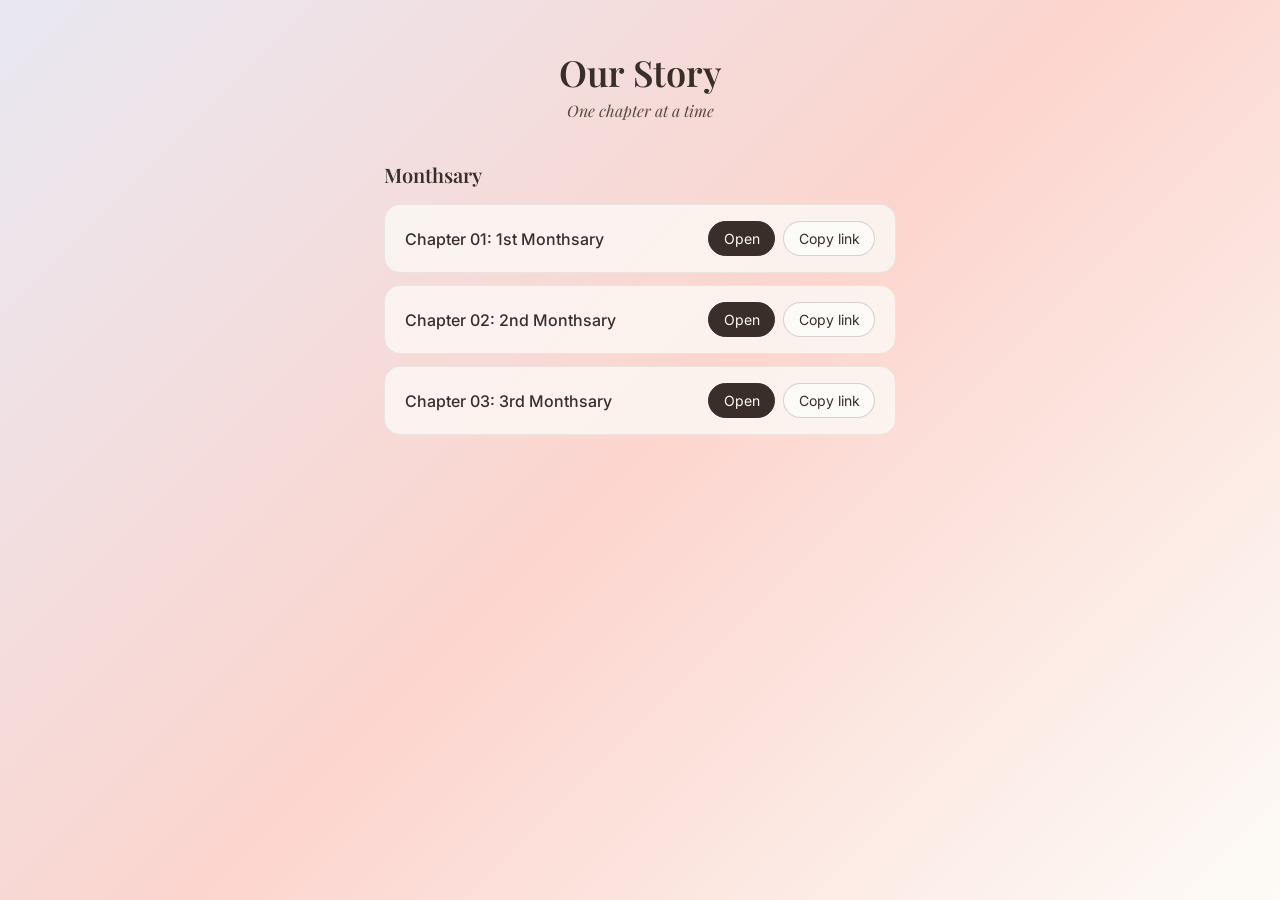
<file: index.html>
<!doctype html>
<html lang="en">
  <head>
    <meta charset="UTF-8" />
    <meta name="viewport" content="width=device-width, initial-scale=1.0" />
    <title>Our Story</title>
    <link rel="icon" href="monthsary/chapter-01/assets/icon.svg" type="image/svg+xml" />
    <link rel="preconnect" href="https://fonts.googleapis.com" />
    <link rel="preconnect" href="https://fonts.gstatic.com" crossorigin />
    <link
      href="https://fonts.googleapis.com/css2?family=Inter:wght@400;500&family=Playfair+Display:ital,wght@0,600;1,400&display=swap"
      rel="stylesheet"
    />
    <style>
      :root {
        --color-cream: #fdfbf7;
        --color-blush: #fcd5ce;
        --color-lavender: #e8e8f2;
        --color-text-dark: #3a2e28;
        --color-text-light: #5a4b42;
      }

      * {
        box-sizing: border-box;
      }

      body {
        min-height: 100vh;
        margin: 0;
        padding: 3rem 1.25rem;
        font-family: "Inter", sans-serif;
        color: var(--color-text-dark);
        background: linear-gradient(-45deg, var(--color-cream), var(--color-blush), var(--color-lavender));
        background-attachment: fixed;
      }

      main {
        max-width: 32rem;
        margin: 0 auto;
      }

      h1,
      h2 {
        font-family: "Playfair Display", serif;
        font-weight: 600;
      }

      h1 {
        margin: 0 0 0.25rem;
        font-size: 2.25rem;
        text-align: center;
      }

      .subtitle {
        margin: 0 0 2.5rem;
        font-family: "Playfair Display", serif;
        font-style: italic;
        color: var(--color-text-light);
        text-align: center;
      }

      h2 {
        margin: 0 0 1rem;
        font-size: 1.25rem;
      }

      section + section {
        margin-top: 2.5rem;
      }

      .chapters {
        display: grid;
        gap: 0.75rem;
        margin: 0;
        padding: 0;
        list-style: none;
      }

      .card {
        display: flex;
        flex-wrap: wrap;
        align-items: center;
        justify-content: space-between;
        gap: 0.75rem;
        padding: 1rem 1.25rem;
        background: rgba(253, 251, 247, 0.75);
        border: 1px solid rgba(58, 46, 40, 0.08);
        border-radius: 1rem;
      }

      .card-title {
        font-weight: 500;
      }

      .actions {
        display: flex;
        gap: 0.5rem;
      }

      .button {
        padding: 0.5rem 0.9rem;
        font: inherit;
        font-size: 0.875rem;
        color: var(--color-text-dark);
        text-decoration: none;
        cursor: pointer;
        background: var(--color-cream);
        border: 1px solid rgba(58, 46, 40, 0.2);
        border-radius: 999px;
      }

      .button:hover,
      .button:focus-visible {
        background: var(--color-blush);
      }

      .button-primary {
        color: var(--color-cream);
        background: var(--color-text-dark);
        border-color: var(--color-text-dark);
      }

      .button-primary:hover,
      .button-primary:focus-visible {
        color: var(--color-text-dark);
      }

      .visually-hidden {
        position: absolute;
        width: 1px;
        height: 1px;
        overflow: hidden;
        clip: rect(0 0 0 0);
        white-space: nowrap;
      }
    </style>
  </head>
  <body>
    <main>
      <h1>Our Story</h1>
      <p class="subtitle">One chapter at a time</p>
      <div id="sections"></div>
      <p id="status" class="visually-hidden" aria-live="polite"></p>
    </main>

    <script>
      // Add a new chapter by adding one line here.
      // url: a path inside this site (ends with "/") or a full external link.
      const chapters = [
        { section: "Monthsary", title: "Chapter 01: 1st Monthsary", url: "monthsary/chapter-01/" },
        {
          section: "Monthsary",
          title: "Chapter 02: 2nd Monthsary",
          url: "https://digibouquet.net/bouquet/99c789a5-8214-433d-8c2b-5e7094a3363d",
        },
        { section: "Monthsary", title: "Chapter 03: 3rd Monthsary", url: "monthsary/chapter-03/" },
      ];

      // Sections only show when they have at least one chapter.
      const sectionOrder = ["Monthsary", "Anniversary"];
      const container = document.getElementById("sections");
      const status = document.getElementById("status");

      function fullUrl(url) {
        return new URL(url, document.baseURI).href;
      }

      async function copyLink(button, url, title) {
        try {
          await navigator.clipboard.writeText(url);
          button.textContent = "Copied!";
          status.textContent = "Copied link to " + title;
        } catch {
          window.prompt("Copy this link:", url);
        }
        setTimeout(() => (button.textContent = "Copy link"), 1500);
      }

      for (const name of sectionOrder) {
        const items = chapters.filter((chapter) => chapter.section === name);
        if (items.length === 0) continue;

        const section = document.createElement("section");
        const heading = document.createElement("h2");
        heading.textContent = name;
        const list = document.createElement("ul");
        list.className = "chapters";

        for (const chapter of items) {
          const link = fullUrl(chapter.url);
          const item = document.createElement("li");
          item.className = "card";

          const title = document.createElement("span");
          title.className = "card-title";
          title.textContent = chapter.title;

          const actions = document.createElement("div");
          actions.className = "actions";

          const open = document.createElement("a");
          open.className = "button button-primary";
          open.href = link;
          open.textContent = "Open";
          open.setAttribute("aria-label", "Open " + chapter.title);

          const copy = document.createElement("button");
          copy.type = "button";
          copy.className = "button";
          copy.textContent = "Copy link";
          copy.setAttribute("aria-label", "Copy link to " + chapter.title);
          copy.addEventListener("click", () => copyLink(copy, link, chapter.title));

          actions.append(open, copy);
          item.append(title, actions);
          list.append(item);
        }

        section.append(heading, list);
        container.append(section);
      }
    </script>
  </body>
</html>
</file>
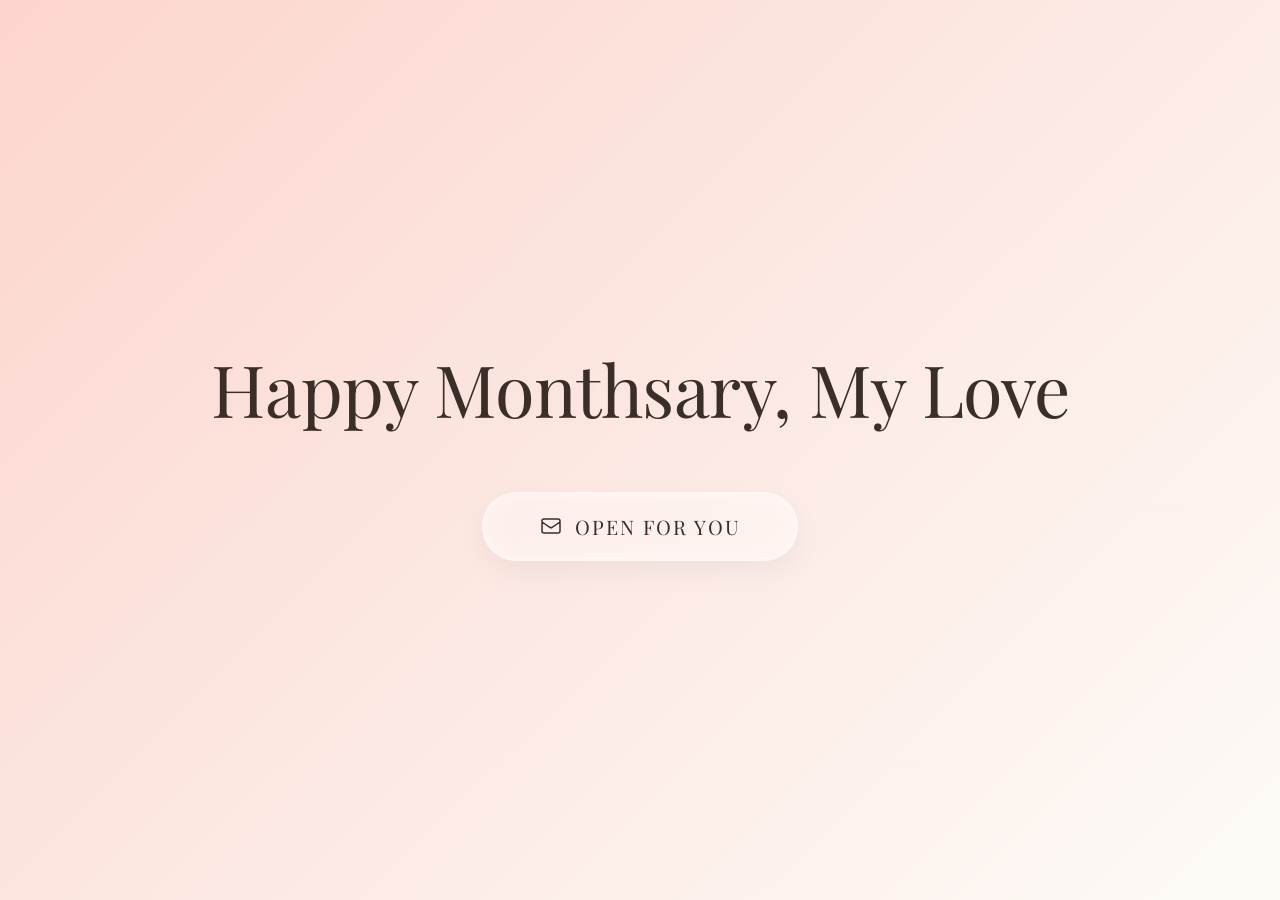
<file: chapter-01-month/index.html>
<!doctype html>
<html lang="en">
  <head>
    <meta charset="UTF-8" />
    <meta name="viewport" content="width=device-width, initial-scale=1.0" />
    <title>Happy Monthsary, My Love</title>
    <!-- Elegant Typography: Serif for headings, Sans-serif for body -->
    <link rel="icon" href="assets/icon.svg" type="image/x-icon" />
    <link rel="preconnect" href="https://fonts.googleapis.com" />
    <link rel="preconnect" href="https://fonts.gstatic.com" crossorigin />
    <link
      href="https://fonts.googleapis.com/css2?family=Inter:wght@300;400;500&family=Playfair+Display:ital,wght@0,400;0,600;1,400&display=swap"
      rel="stylesheet"
    />
    <!-- Swiper.js: MIT-licensed library used to snap each part of the letter into
         view as the user scrolls down, section by section. -->
    <link
      rel="stylesheet"
      href="https://cdn.jsdelivr.net/npm/swiper@11/swiper-bundle.min.css"
    />
    <link rel="stylesheet" href="style.css" />
  </head>
  <body>
    <!-- Subtle particle effect background -->
    <canvas id="particles" aria-hidden="true"></canvas>

    <!-- Background Music -->
    <audio id="bgm" loop preload="metadata">
      <source
        src="assets/Taylor Swift - I Knew It, I Knew You (from Toy Story 5).mp3"
        type="audio/mpeg"
      />
    </audio>

    <!-- Intro Scene to trigger audio and start scrolling -->
    <div id="intro-screen">
      <h1 class="greeting">Happy Monthsary, My Love</h1>
      <button class="sleek-btn" id="startBtn" type="button">
        <svg
          fill="none"
          stroke="currentColor"
          viewBox="0 0 24 24"
          width="24"
          height="24"
          aria-hidden="true"
        >
          <path
            stroke-linecap="round"
            stroke-linejoin="round"
            stroke-width="1.5"
            d="M3 8l7.89 5.26a2 2 0 002.22 0L21 8M5 19h14a2 2 0 002-2V7a2 2 0 00-2-2H5a2 2 0 00-2 2v10a2 2 0 002 2z"
          ></path>
        </svg>
        <span>Open for You</span>
      </button>
    </div>

    <button
      class="music-toggle"
      id="musicToggle"
      type="button"
      aria-label="Turn music off"
      aria-pressed="true"
      hidden
    >
      Music: On
    </button>

    <!-- Story Engine container: each part of the letter is its own slide that
         snaps into place as the user scrolls down, powered by Swiper.js -->
    <main id="story-container">
      <div class="swiper" id="storySwiper">
        <div class="swiper-wrapper">
          <div class="swiper-slide intro-slide">
            <p class="story-line">Happy monthsary, my love.</p>
          </div>

          <div class="swiper-slide">
            <p class="story-line">
              I want to take a moment today to remind you how much you truly
              mean to me. Life can get busy and days go by so fast, but I always
              want to make sure you know just how special you are. Every single
              day with you is a gift, and reaching another month together makes
              me realize just how lucky I am to have you by my side.
            </p>
          </div>

          <div class="swiper-slide">
            <p class="story-line">
              Looking back at our memories, one day that always stays in my
              heart is your birthday on August 28. We went out with our friends,
              both my classmates and yours, starting from Starbuks in Cebu,
              planning to hike all the way through Spartan Trail. Even though
              the rain poured and we didn't get to finish the Spartan route,
              that day became so unforgettable to me.
            </p>
          </div>

          <div class="swiper-slide">
            <p class="story-line">
              After we arrived at Starbuks, we ate dinner. Then I asked you,
              “Magpa-pic ta adto dapit sa signage sa unahan?” Kay sige man ka ug
              ingon nga mag-picture ta didto, so niadto ta.
            </p>
          </div>

          <div class="swiper-slide">
            <p class="story-line">
              Funny kaayo kay naglibog pa ko unsaon nako pagsulti sa imoha, gyud
              HAHAHAHA. Funny kaayo ta pag panguyab, mura ra tag wala, noh?
              Char. But I am truly grateful for that day, for real. The view was
              romantic, and simple ra kaayo akong pag panguyab nimo, babe. I
              hope you appreciated it gyud. After that, we set out for Spartan.
            </p>
          </div>

          <div class="swiper-slide">
            <p class="story-line">
              We were all so exhausted, drenched in sweat, and tired from the
              climb, but the entire time, having you beside me gave me all the
              strength I needed. Seeing you there kept me going, and all I
              wanted was to look out for you, take care of you, and make sure
              you were safe and okay every step of the trail. The muddy paths,
              the heavy rain, and the tired legs didn't matter at all because I
              was sharing it with you. That hike showed me that as long as we
              are together, even when plans change and the trail gets tough, we
              can get through anything with a smile.
            </p>
          </div>

          <div class="swiper-slide">
            <p class="story-line">
              Thank you for being my partner, my peace, and my favorite person.
              You make every simple moment feel like home, and every hard day so
              much easier just by being there.
            </p>
          </div>

          <div class="swiper-slide">
            <p class="story-line">
              I know no journey is completely smooth, but my choice will always
              be you. I promise to keep holding your hand, caring for you, and
              walking beside you no matter what weather or trail comes our way.
            </p>
          </div>

          <div class="swiper-slide">
            <p class="story-line">
              Happy monthsary again, my love. I love you so much, more than
              words can say, always and forever.
            </p>
          </div>

          <div class="swiper-slide final-slide">
            <img
              src="assets/us.jpg"
              alt="Ivan and Clabelle"
              class="story-image"
              loading="lazy"
              decoding="async"
            />
            <p class="story-line signature">Always yours,<br />Ivan</p>
          </div>
        </div>
      </div>
    </main>

    <script src="https://cdn.jsdelivr.net/npm/swiper@11/swiper-bundle.min.js"></script>
    <script src="script.js"></script>
  </body>
</html>
</file>
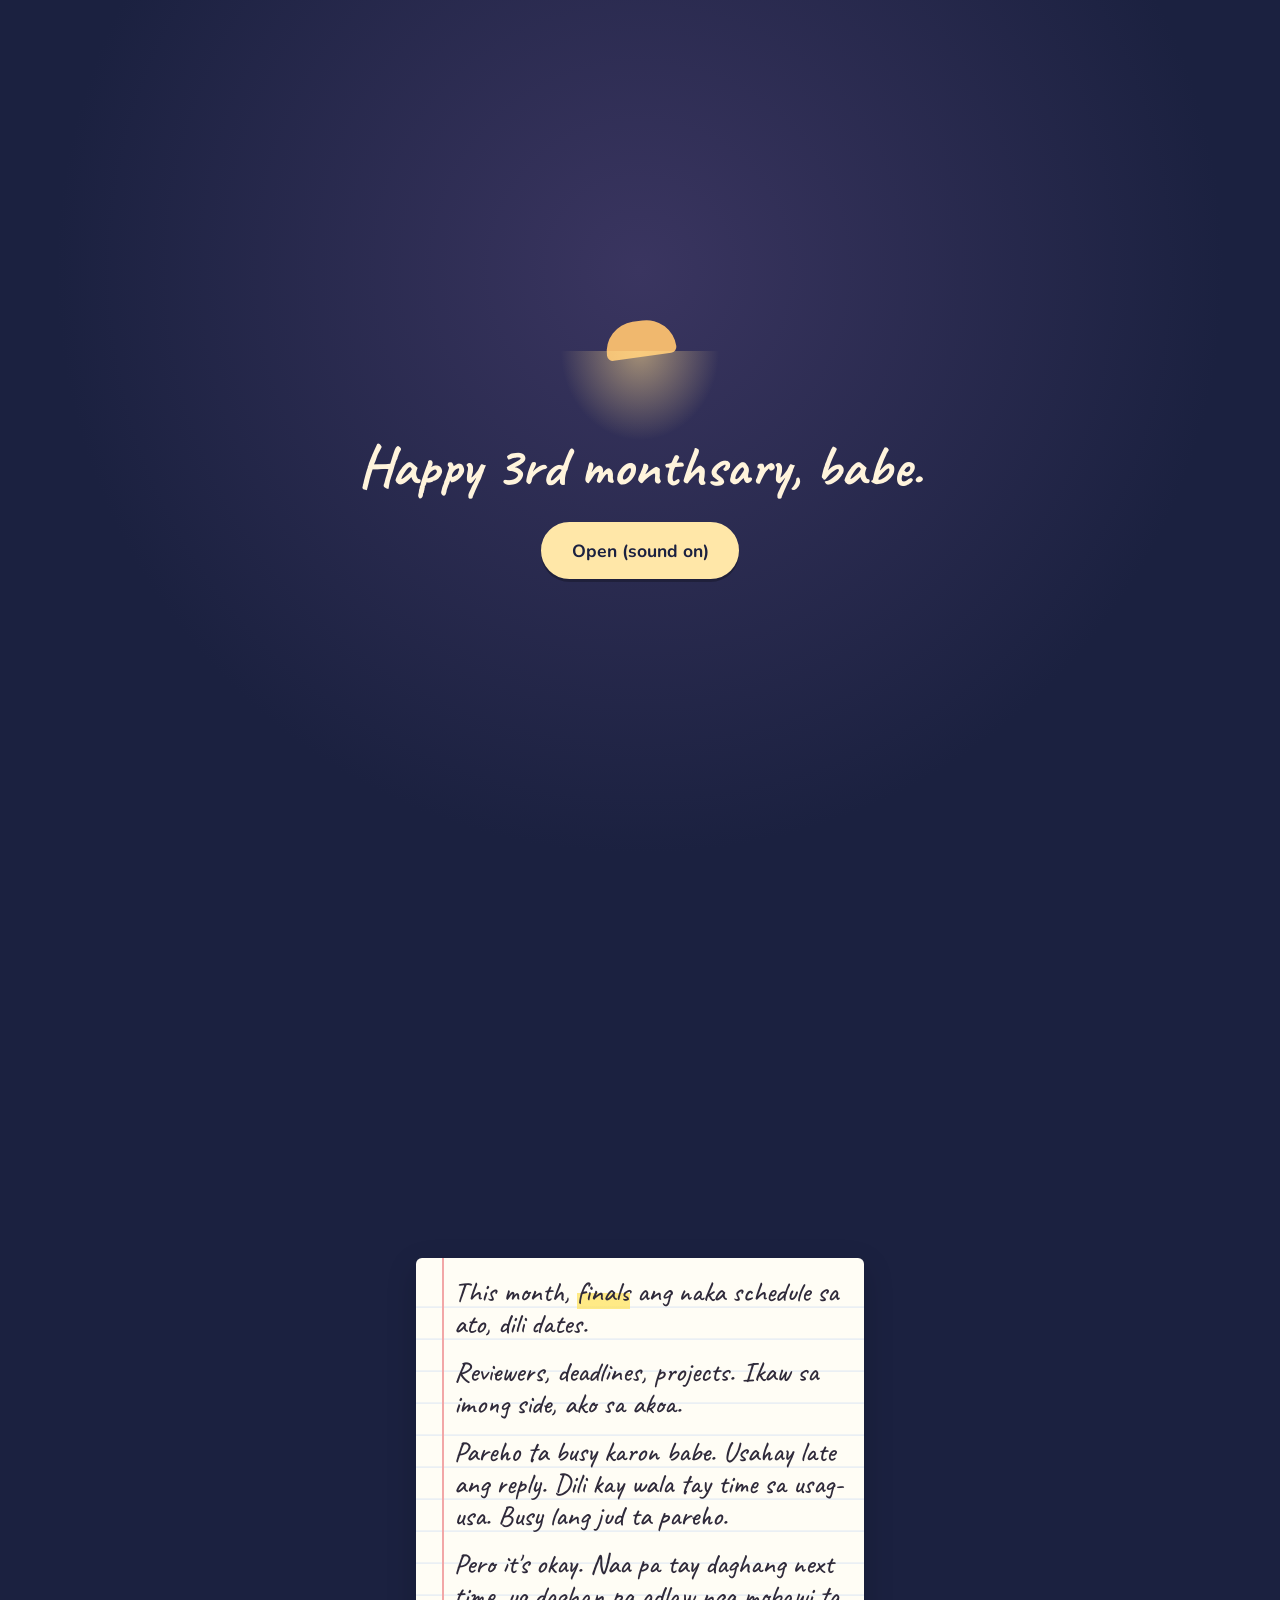
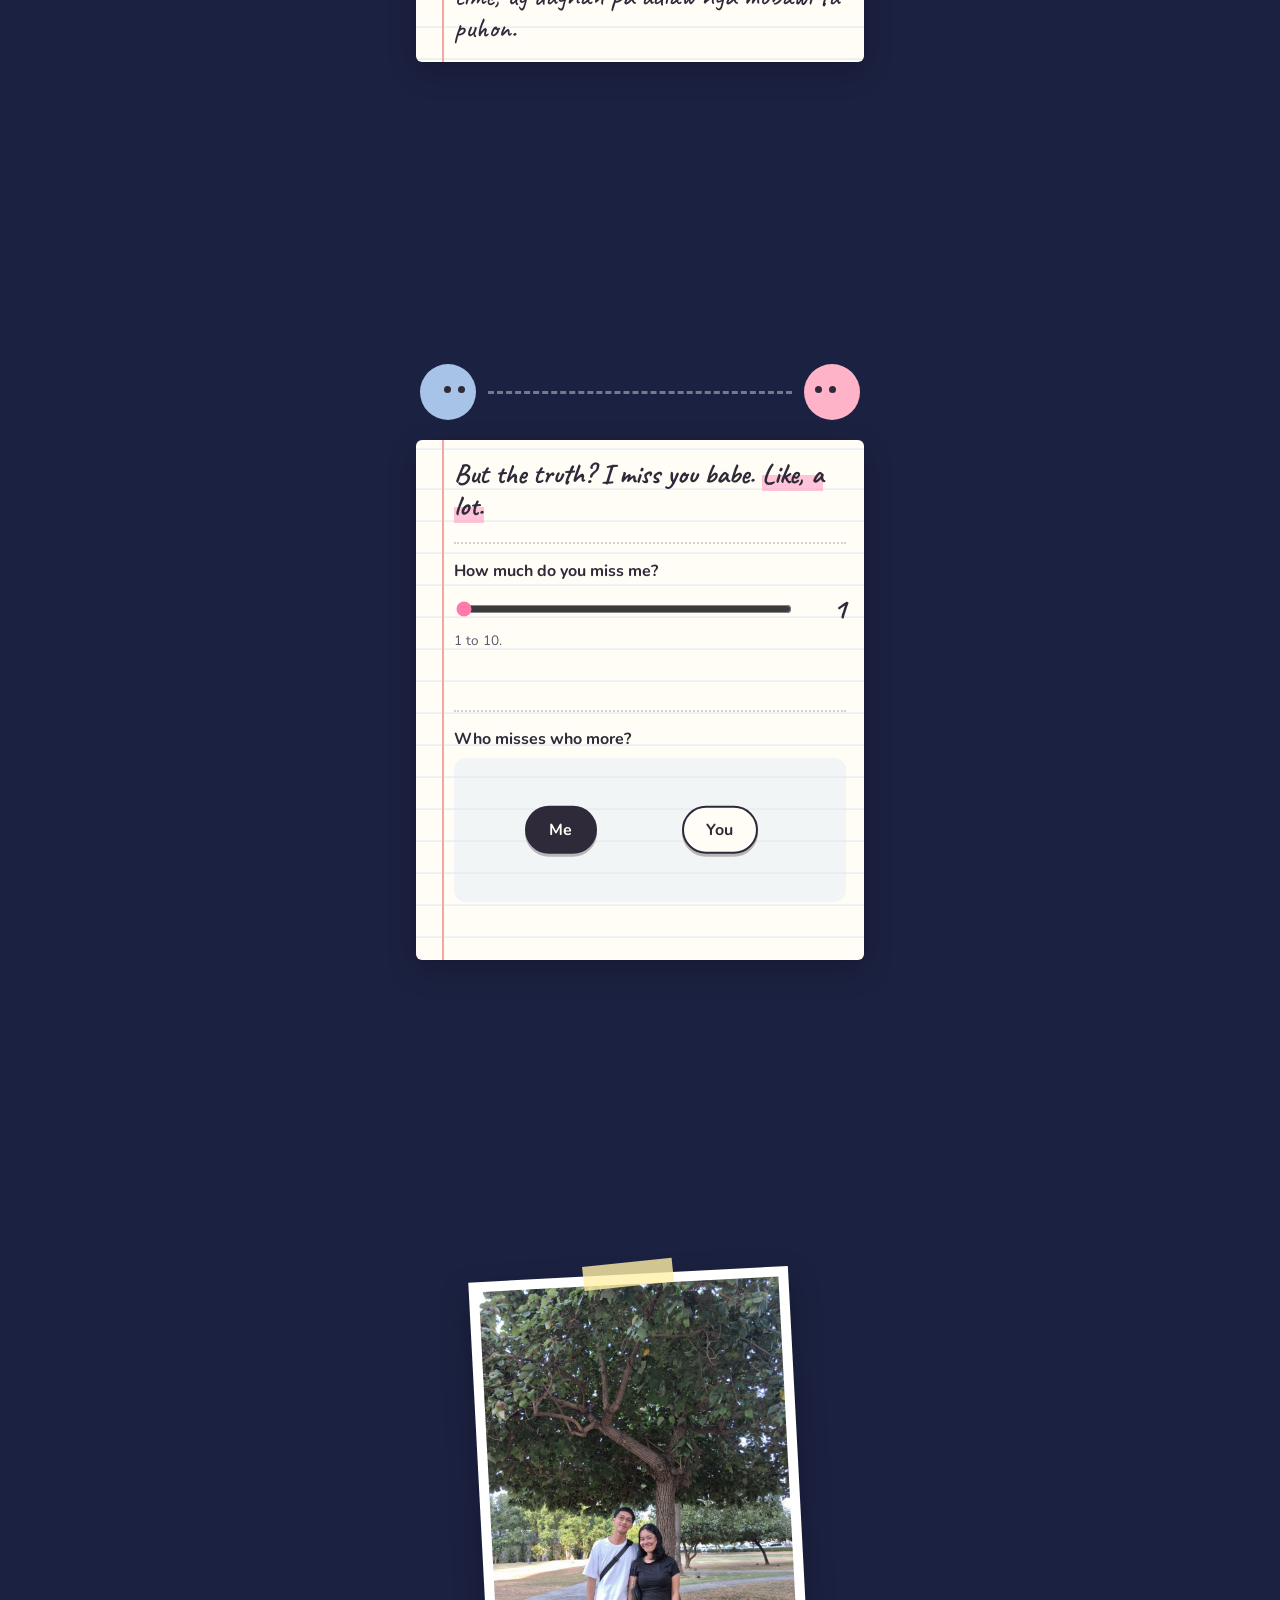
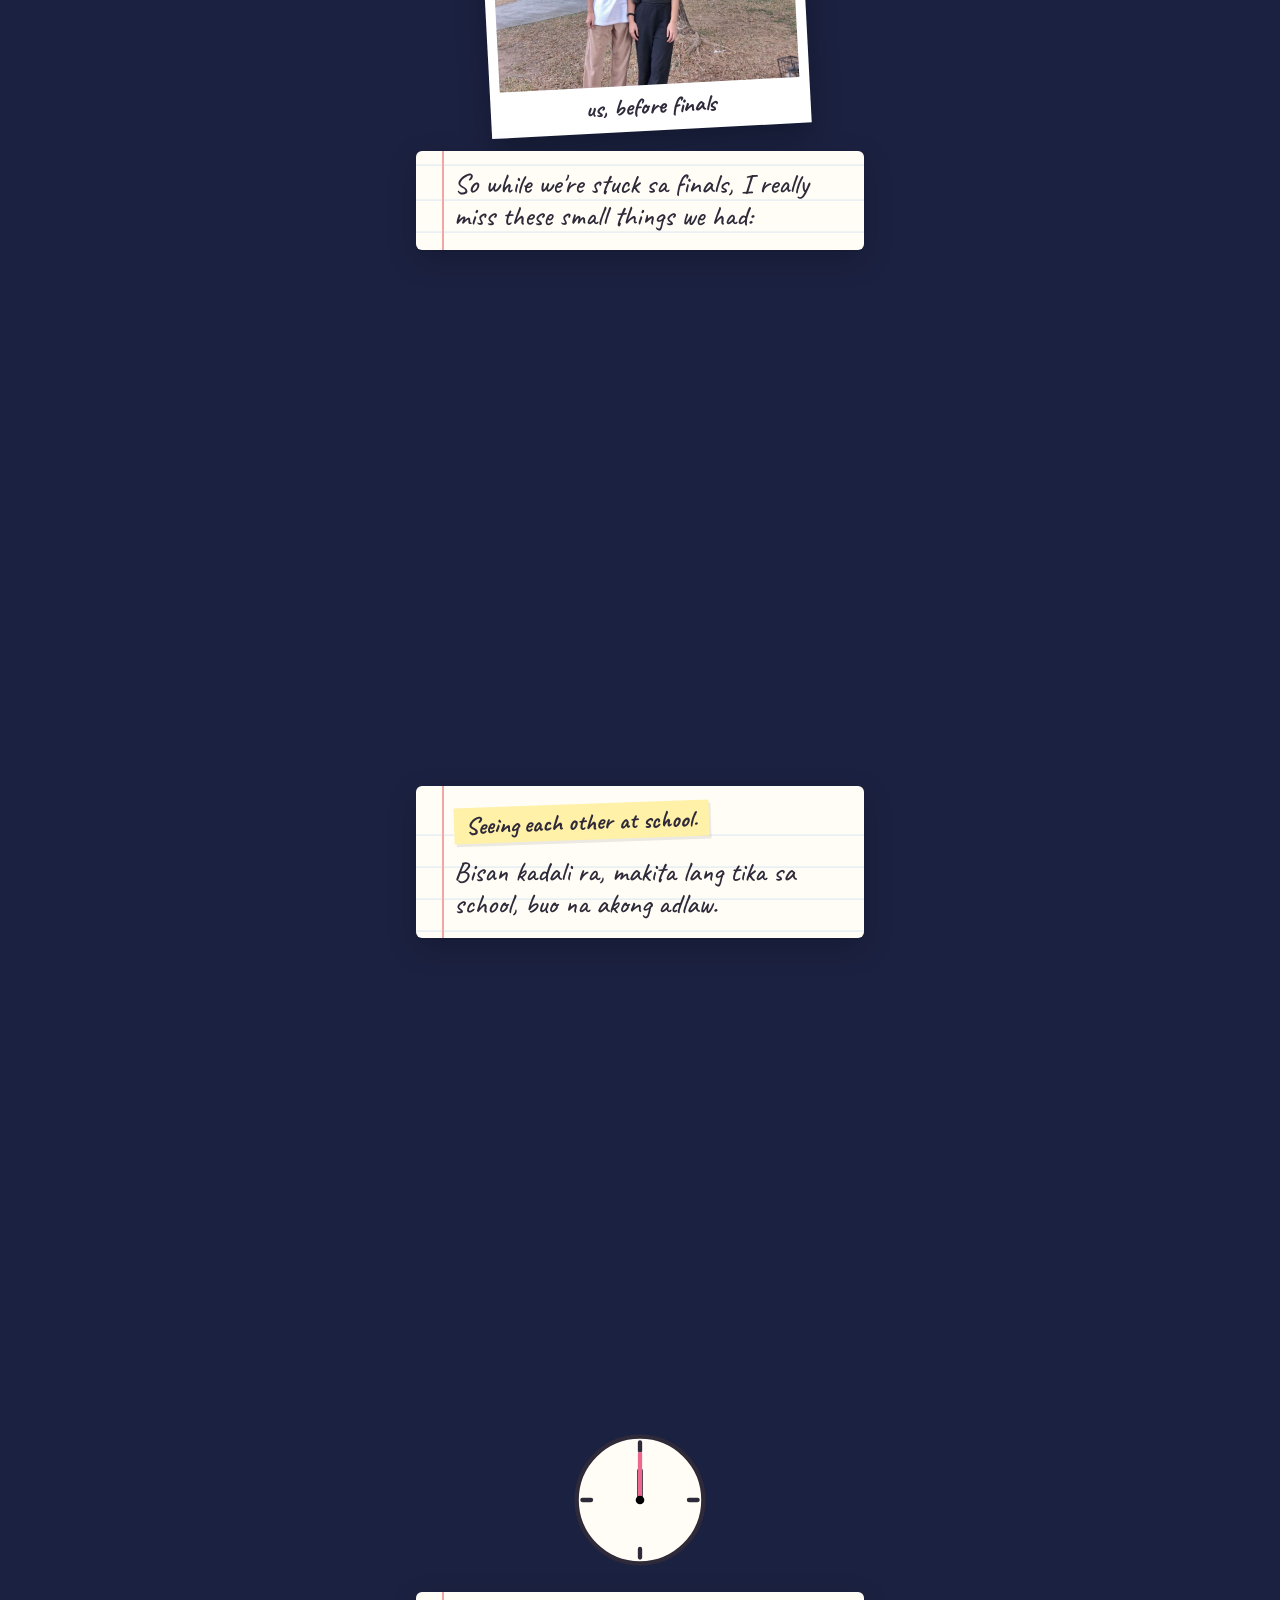
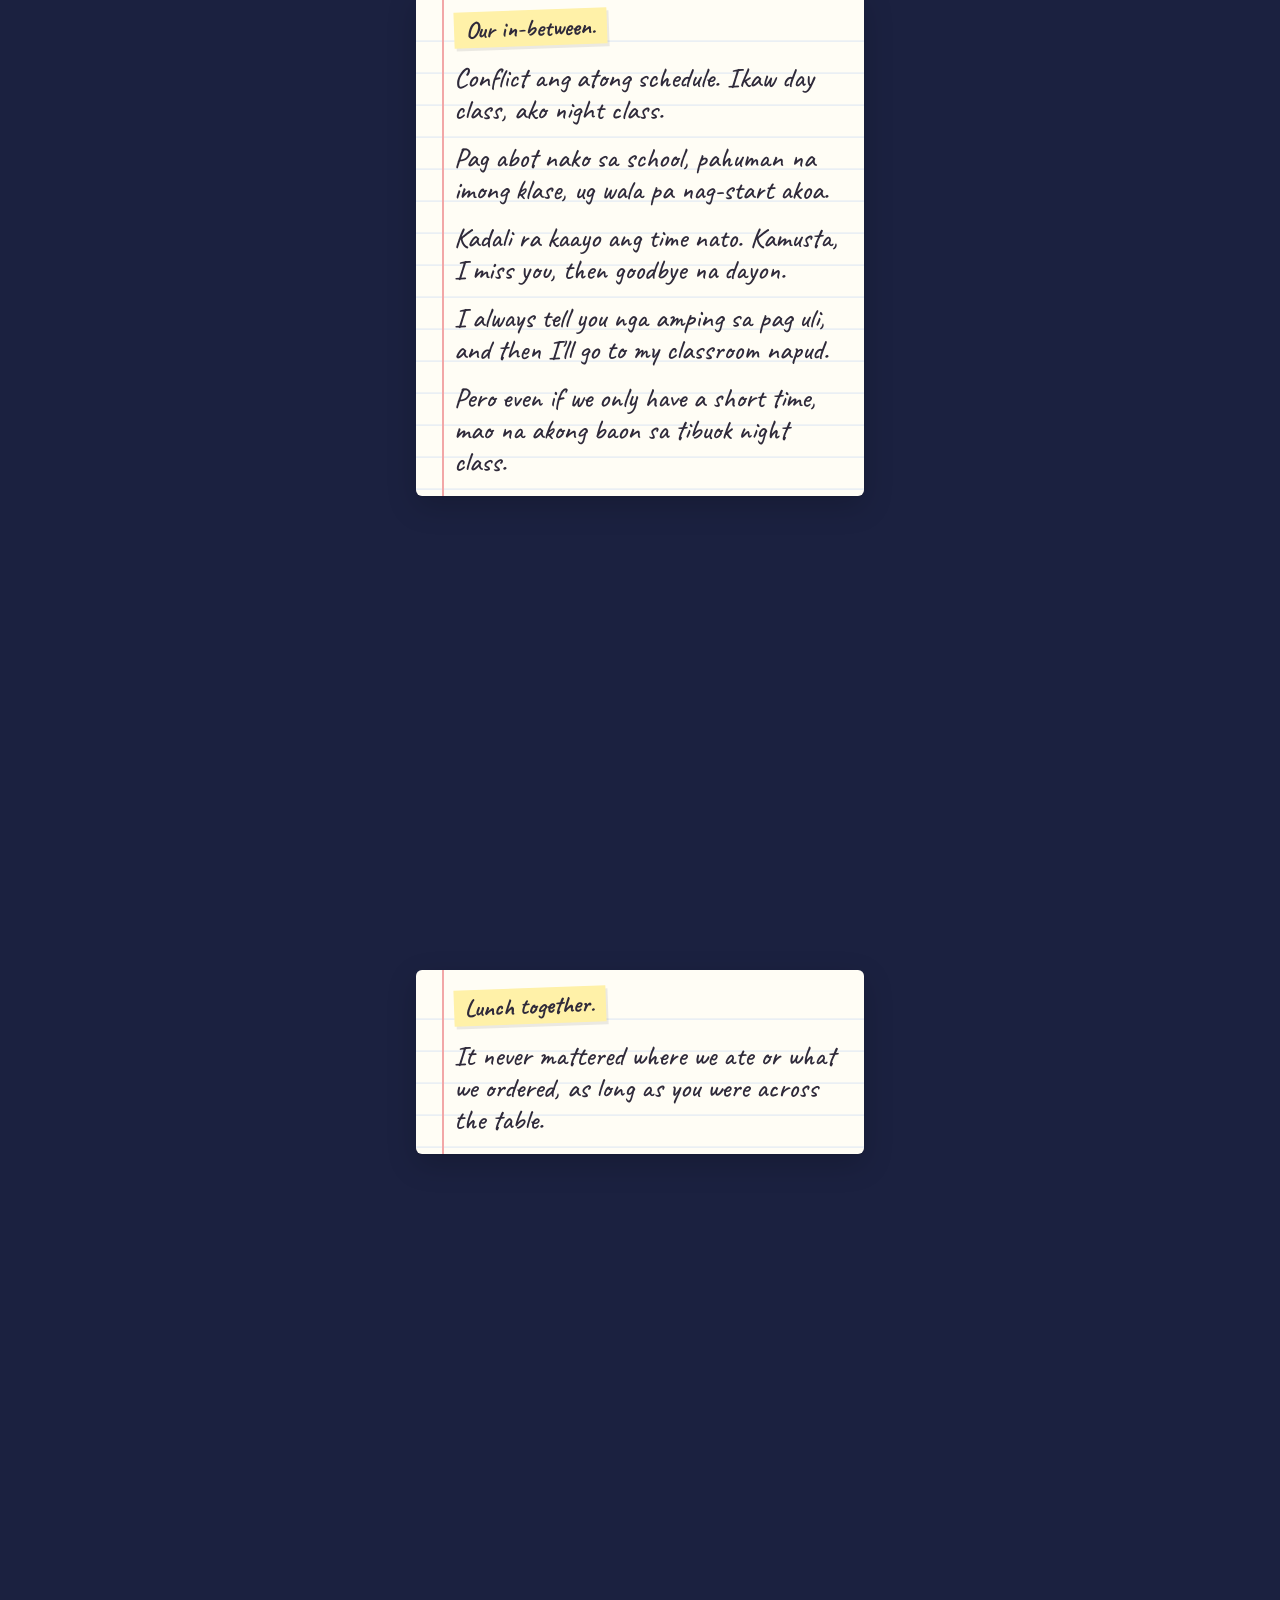
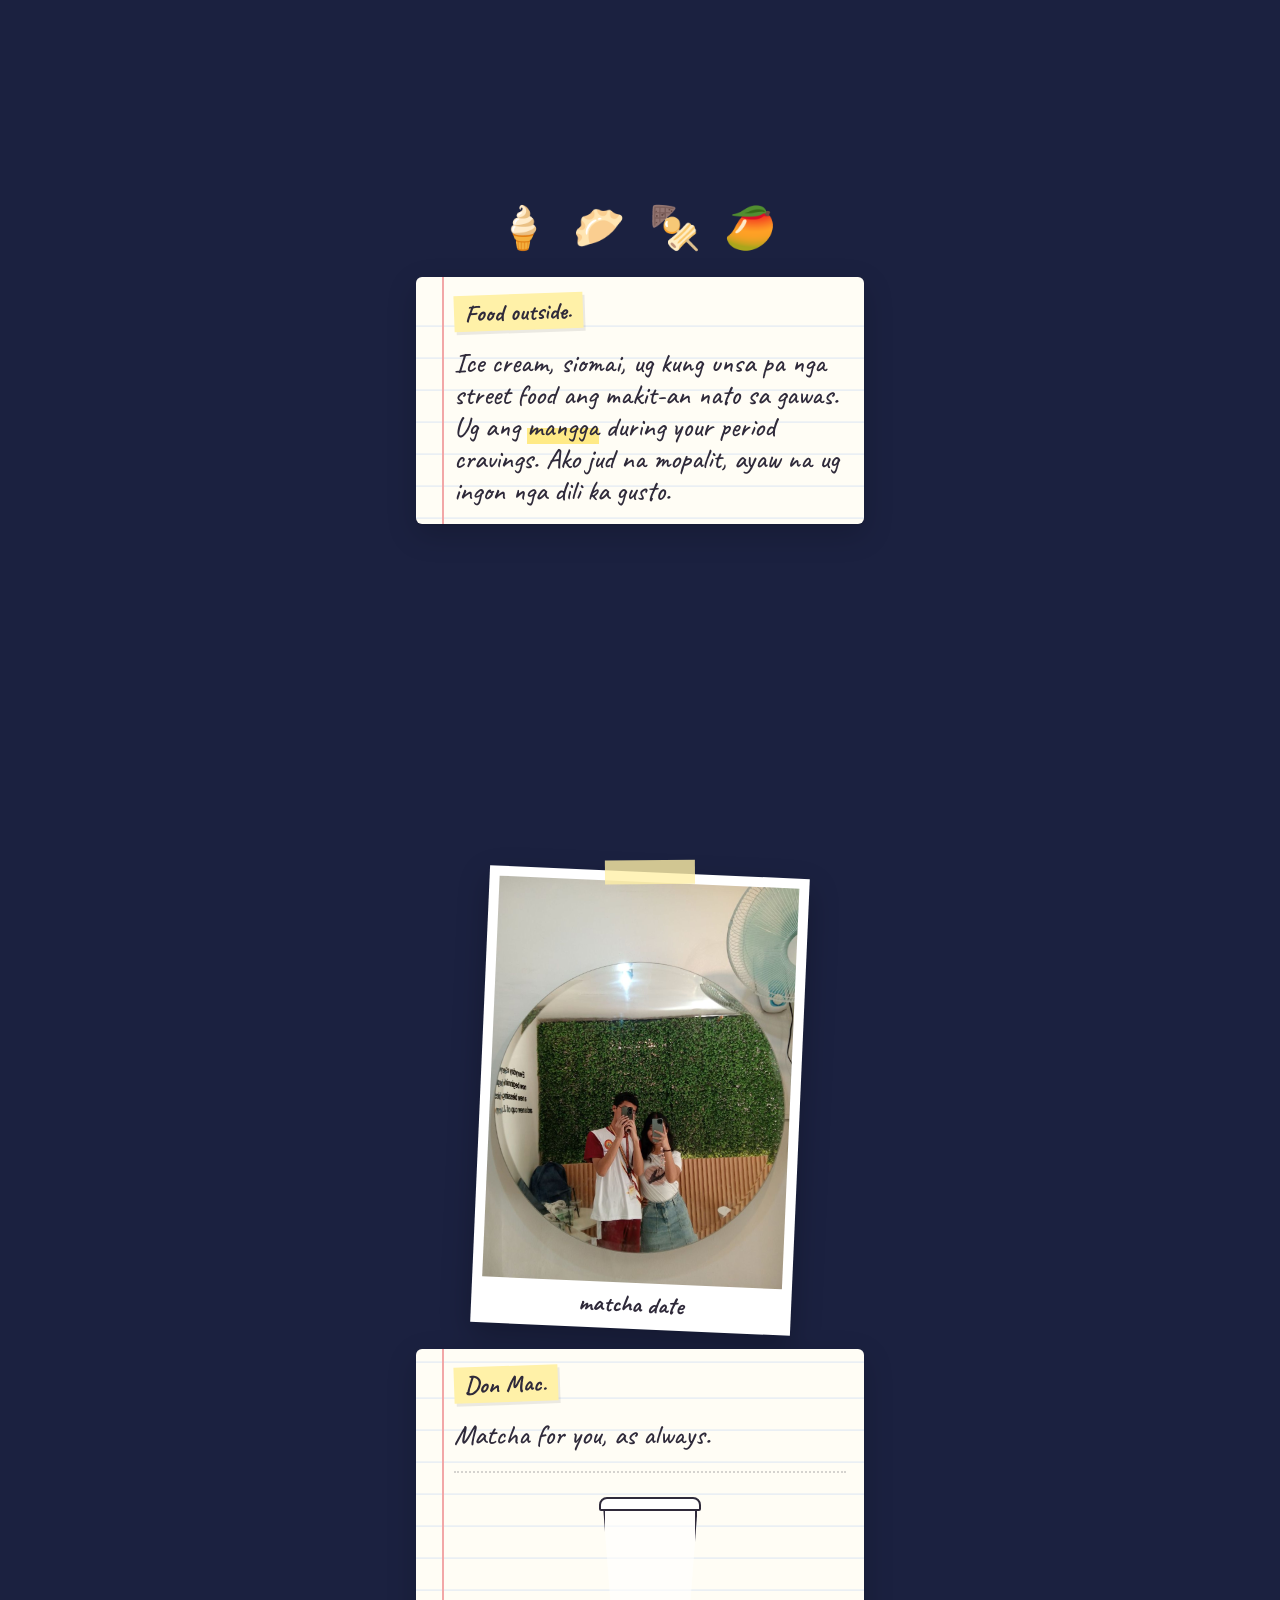
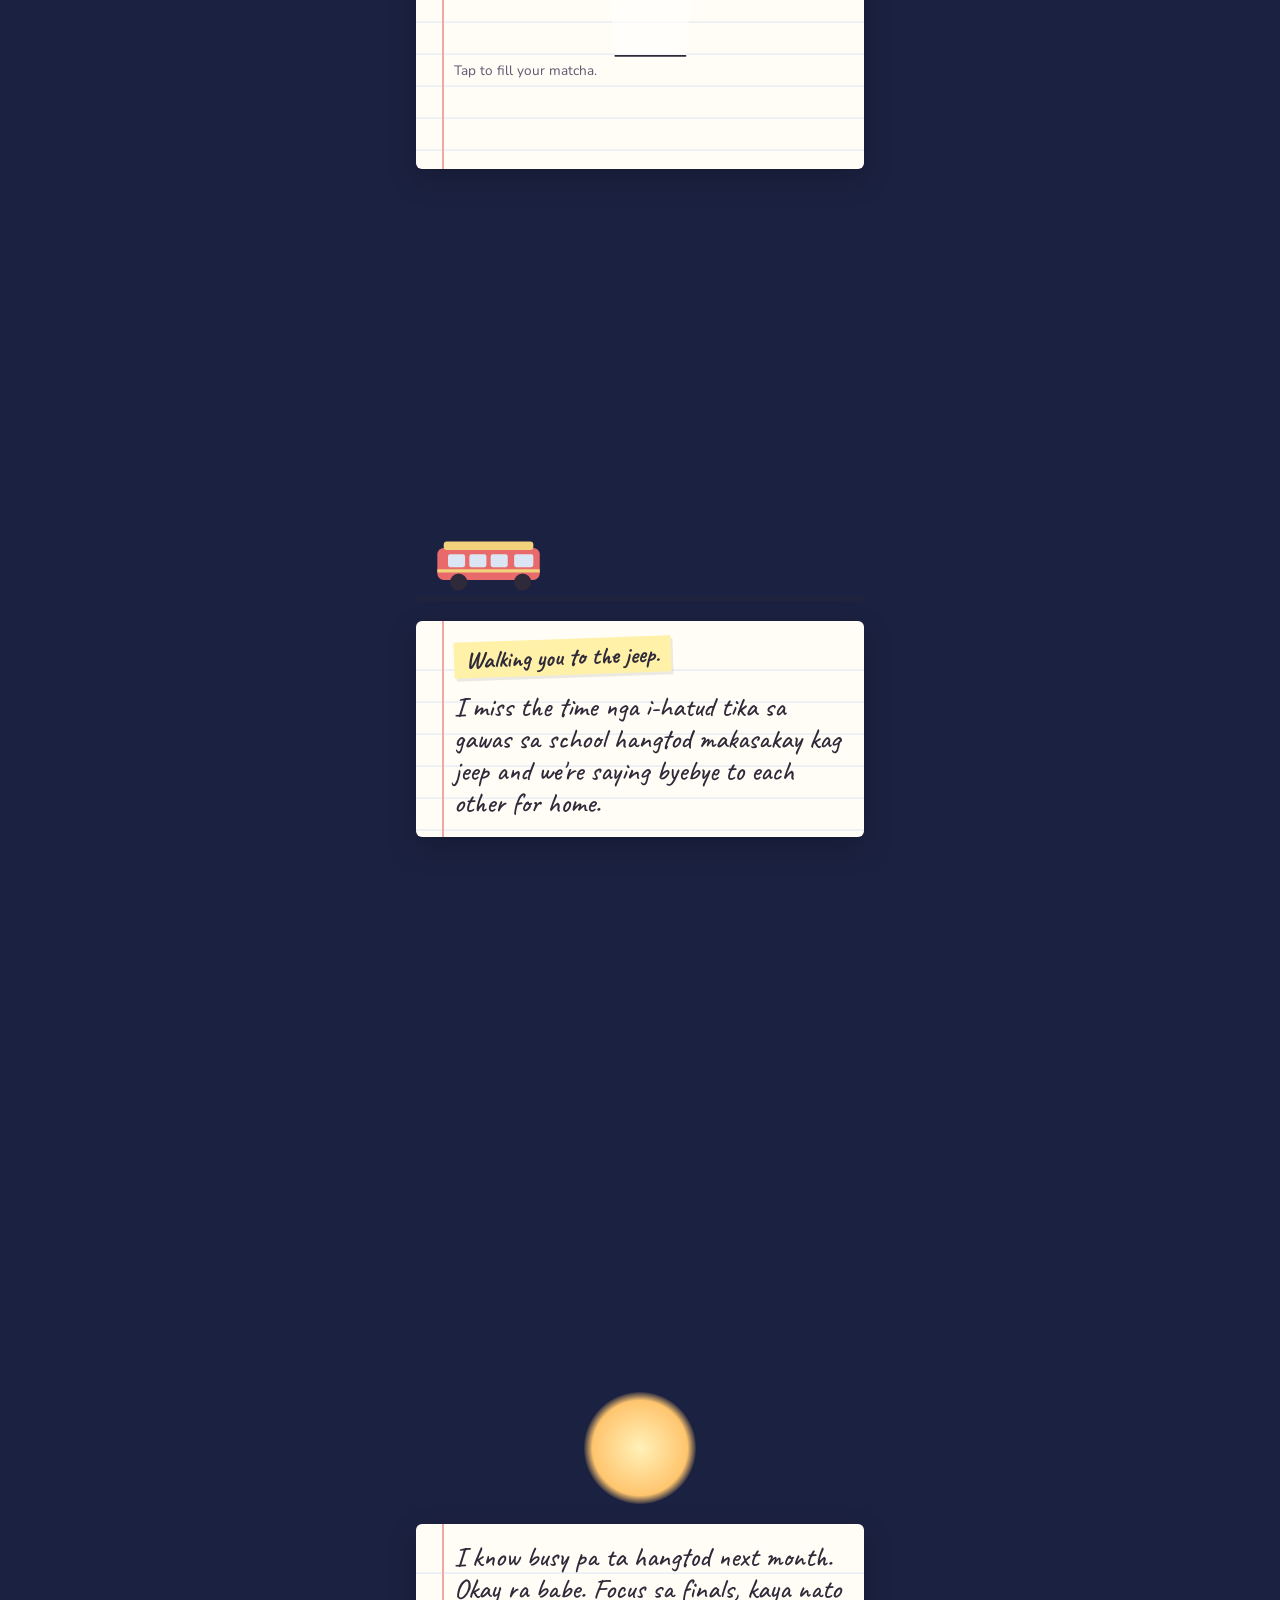
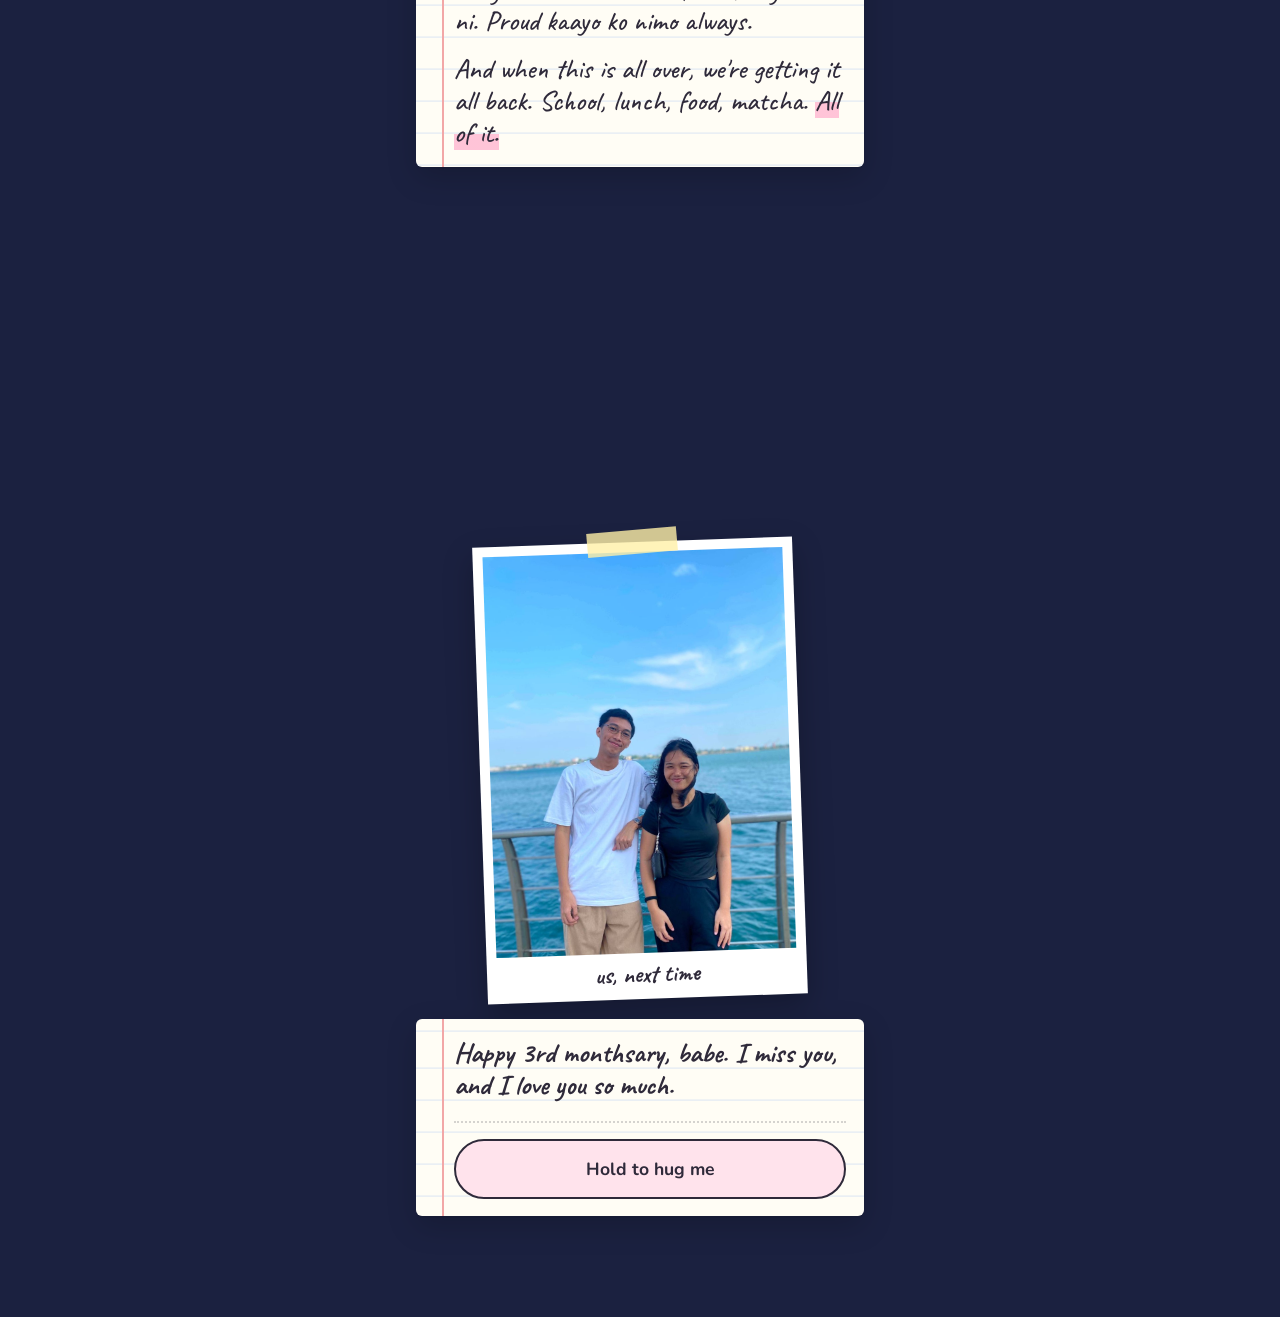
<file: monthsary/chapter-03/index.html>
<!doctype html>
<html lang="en">
  <head>
    <meta charset="UTF-8" />
    <meta name="viewport" content="width=device-width, initial-scale=1.0, viewport-fit=cover" />
    <meta name="theme-color" content="#1b2140" />
    <title>Happy 3rd Monthsary, Babe</title>
    <link rel="preconnect" href="https://fonts.googleapis.com" />
    <link rel="preconnect" href="https://fonts.gstatic.com" crossorigin />
    <link
      href="https://fonts.googleapis.com/css2?family=Caveat:wght@500;700&family=Nunito:wght@400;700&display=swap"
      rel="stylesheet"
    />
    <link rel="stylesheet" href="style.css" />
  </head>
  <body class="locked">
    <div class="sky" id="sky" aria-hidden="true"></div>
    <div class="stars" id="stars" aria-hidden="true"></div>

    <button class="mute" id="muteBtn" type="button" aria-pressed="false" hidden>Sound: On</button>

    <!-- 1. Open gate -->
    <div class="gate" id="gate">
      <div class="lamp" aria-hidden="true">
        <span class="lamp-head"></span>
        <span class="lamp-glow"></span>
      </div>
      <h1 class="gate-title">Happy 3rd monthsary, babe.</h1>
      <button class="btn btn-big" id="openBtn" type="button">Open (sound on)</button>
    </div>

    <main class="story" id="story">
      <!-- 2. The counter -->
      <section class="scene" data-scene="counter">
        <div class="paper">
          <p class="label">Days since I last saw you:</p>
          <p class="counter" id="counter">0</p>
          <p class="line glitch" id="glitchLine">Ay wait. Murag 100 years na diay.</p>
          <p class="line later" id="counterAfter">
            The last time was that f2f quiz night in October kuyog nimo sila rai and deb. Since then, puro screen nalang ta.
          </p>
        </div>
      </section>

      <!-- 3. Finals season -->
      <section class="scene" data-scene="finals">
        <div class="desk" aria-hidden="true">
          <span class="book" style="--c: #e8a0a0; --w: 78%">REVIEWER</span>
          <span class="book" style="--c: #a7c4e8; --w: 70%">DEADLINE</span>
          <span class="book" style="--c: #f2d27a; --w: 84%">PROJECT</span>
          <span class="book" style="--c: #b5d8b0; --w: 66%">QUIZ</span>
          <span class="book" style="--c: #d1b8e8; --w: 74%">FINALS</span>
        </div>
        <div class="paper">
          <p class="line reveal">
            This month, <span class="hl">finals</span> ang naka schedule sa ato, dili dates.
          </p>
          <p class="line reveal">Reviewers, deadlines, projects. Ikaw sa imong side, ako sa akoa.</p>
          <p class="line reveal">
            Pareho ta busy karon babe. Usahay late ang reply. Dili kay wala tay time sa usag-usa. Busy lang jud ta
            pareho.
          </p>
          <p class="line reveal">
            Pero it's okay. Naa pa tay daghang next time, ug daghan pa adlaw nga mobawi ta puhon.
          </p>
        </div>
      </section>

      <!-- 4. I miss you -->
      <section class="scene" data-scene="miss">
        <div class="far" aria-hidden="true">
          <span class="buddy buddy-me"><span class="eyes"></span></span>
          <span class="far-line"></span>
          <span class="buddy buddy-you"><span class="eyes"></span></span>
        </div>
        <div class="paper">
          <p class="line reveal big">But the truth? I miss you babe. <span class="hl hl-pink">Like, a lot.</span></p>

          <div class="game reveal">
            <label class="game-q" for="missRange">How much do you miss me?</label>
            <div class="range-row">
              <input type="range" id="missRange" min="1" max="10" value="1" />
              <output class="range-out" id="missOut" for="missRange">1</output>
            </div>
            <p class="range-hint" id="missHint">1 to 10.</p>
            <p class="line answer" id="missAnswer">Okay same, pero mas daku akoa bleh 😜.</p>
          </div>

          <div class="game reveal">
            <p class="game-q">Who misses who more?</p>
            <div class="dodge" id="dodgeArea">
              <button class="btn" id="meBtn" type="button">Me</button>
              <button class="btn btn-ghost" id="youBtn" type="button">You</button>
            </div>
            <p class="line answer" id="whoAnswer">Wrong answer, babe. Ako.</p>
          </div>
        </div>
      </section>

      <!-- 5. Memory lane -->
      <section class="scene" data-scene="lane">
        <figure class="polaroid reveal" style="--tilt: -3deg">
          <img src="assets/tree.jpg" alt="Us under a big tree" width="900" height="1200" loading="lazy" />
          <figcaption>us, before finals</figcaption>
        </figure>
        <div class="paper">
          <p class="line reveal">So while we're stuck sa finals, I really miss these small things we had:</p>
        </div>
      </section>

      <section class="scene" data-scene="memory">
        <div class="paper">
          <p class="tag reveal">Seeing each other at school.</p>
          <p class="line reveal">Bisan kadali ra, makita lang tika sa school, buo na akong adlaw.</p>
        </div>
      </section>

      <section class="scene" data-scene="clock">
        <svg class="clock" id="clock" viewBox="0 0 100 100" aria-hidden="true">
          <circle cx="50" cy="50" r="44" class="clock-face" />
          <g class="clock-marks">
            <line x1="50" y1="10" x2="50" y2="16" />
            <line x1="90" y1="50" x2="84" y2="50" />
            <line x1="50" y1="90" x2="50" y2="84" />
            <line x1="10" y1="50" x2="16" y2="50" />
          </g>
          <line x1="50" y1="50" x2="50" y2="30" class="hand hand-hour" id="hourHand" />
          <line x1="50" y1="50" x2="50" y2="18" class="hand hand-minute" id="minuteHand" />
          <circle cx="50" cy="50" r="3" class="clock-pin" />
        </svg>
        <div class="paper">
          <p class="tag reveal">Our in-between.</p>
          <p class="line reveal">Conflict ang atong schedule. Ikaw day class, ako night class.</p>
          <p class="line reveal">Pag abot nako sa school, pahuman na imong klase, ug wala pa nag-start akoa.</p>
          <p class="line reveal">Kadali ra kaayo ang time nato. Kamusta, I miss you, then goodbye na dayon.</p>
          <p class="line reveal">I always tell you nga amping sa pag uli, and then I'll go to my classroom napud.</p>
          <p class="line reveal">Pero even if we only have a short time, mao na akong baon sa tibuok night class.</p>
        </div>
      </section>

      <section class="scene" data-scene="memory">
        <div class="paper">
          <p class="tag reveal">Lunch together.</p>
          <p class="line reveal">
            It never mattered where we ate or what we ordered, as long as you were across the table.
          </p>
        </div>
      </section>

      <section class="scene" data-scene="memory">
        <div class="snacks reveal" aria-hidden="true">🍦 🥟 🍢 🥭</div>
        <div class="paper">
          <p class="tag reveal">Food outside.</p>
          <p class="line reveal">
            Ice cream, siomai, ug kung unsa pa nga street food ang makit-an nato sa gawas. Ug ang
            <span class="hl">mangga</span> during your period cravings. Ako jud na mopalit, ayaw na ug ingon nga
            dili ka gusto.
          </p>
        </div>
      </section>

      <section class="scene" data-scene="matcha">
        <figure class="polaroid reveal" style="--tilt: 2.5deg">
          <img src="assets/matcha.jpg" alt="Mirror selfie of us at a cafe" width="900" height="1195" loading="lazy" />
          <figcaption>matcha date</figcaption>
        </figure>
        <div class="paper">
          <p class="tag reveal">Don Mac.</p>
          <p class="line reveal">Matcha for you, as always.</p>
          <div class="game reveal">
            <button class="cup" id="cupBtn" type="button" aria-describedby="cupHint">
              <span class="cup-lid" aria-hidden="true"></span>
              <span class="cup-body" aria-hidden="true">
                <span class="cup-fill" id="cupFill"></span>
                <span class="pearls" id="pearls"></span>
              </span>
              <span class="visually-hidden">Fill the matcha</span>
            </button>
            <p class="range-hint" id="cupHint">Tap to fill your matcha.</p>
            <p class="line answer" id="cupAnswer">One matcha, on me, next time we see each other.</p>
          </div>
        </div>
      </section>

      <section class="scene" data-scene="jeep">
        <div class="road" aria-hidden="true">
          <svg class="jeep" id="jeep" viewBox="0 0 120 60">
            <rect x="8" y="14" width="96" height="30" rx="6" class="jeep-body" />
            <rect x="14" y="8" width="84" height="8" rx="3" class="jeep-roof" />
            <rect x="18" y="20" width="16" height="12" rx="2" class="jeep-window" />
            <rect x="38" y="20" width="16" height="12" rx="2" class="jeep-window" />
            <rect x="58" y="20" width="16" height="12" rx="2" class="jeep-window" />
            <rect x="80" y="20" width="18" height="12" rx="2" class="jeep-window" />
            <rect x="8" y="34" width="96" height="3" class="jeep-stripe" />
            <circle cx="28" cy="46" r="8" class="jeep-wheel" />
            <circle cx="88" cy="46" r="8" class="jeep-wheel" />
          </svg>
        </div>
        <div class="paper">
          <p class="tag reveal">Walking you to the jeep.</p>
          <p class="line reveal">
            I miss the time nga i-hatud tika sa gawas sa school hangtod makasakay kag jeep and we're saying byebye to each other for home.
          </p>
        </div>
      </section>

      <!-- 6. The promise -->
      <section class="scene" data-scene="promise">
        <div class="sun" aria-hidden="true"></div>
        <div class="paper">
          <p class="line reveal">
            I know busy pa ta hangtod next month. Okay ra babe. Focus sa finals, kaya nato ni. Proud kaayo ko nimo always.
          </p>
          <p class="line reveal">
            And when this is all over, we're getting it all back. School, lunch, food, matcha.
            <span class="hl hl-pink">All of it.</span>
          </p>
        </div>
      </section>

      <!-- 7. Ending -->
      <section class="scene scene-end" data-scene="end">
        <figure class="polaroid reveal" style="--tilt: -2deg">
          <img src="assets/sea.jpg" alt="Us by the sea" width="900" height="1200" loading="lazy" />
          <figcaption>us, next time</figcaption>
        </figure>
        <div class="paper">
          <p class="line reveal big">Happy 3rd monthsary, babe. I miss you, and I love you so much.</p>
          <div class="game reveal">
            <button class="hug" id="hugBtn" type="button">
              <span class="hug-meter" id="hugMeter" aria-hidden="true"></span>
              <span class="hug-label">Hold to hug me</span>
            </button>
            <div class="coupon" id="coupon" aria-live="polite">
              <p class="coupon-title">Hug coupon.</p>
              <p class="coupon-text">Valid the next time we see each other. No expiry.</p>
            </div>
          </div>
        </div>
      </section>
    </main>

    <div class="hearts" id="hearts" aria-hidden="true"></div>
    <script src="script.js"></script>
  </body>
</html>
</file>
<file: chapter-01-month/style.css>
:root {
  /* Soft, warm, premium palette */
  --color-cream: #fdfbf7;
  --color-blush: #fcd5ce;
  --color-lavender: #e8e8f2;
  --color-warm-accent: #ffedeb;
  --color-text-dark: #3a2e28;
  --color-text-light: #5a4b42;
}

* {
  margin: 0;
  padding: 0;
  box-sizing: border-box;
}

body {
  font-family: "Inter", sans-serif;
  background: linear-gradient(
    -45deg,
    var(--color-cream),
    var(--color-blush),
    var(--color-lavender),
    var(--color-warm-accent)
  );
  background-size: 400% 400%;
  animation: gradientBG 15s ease infinite;
  min-height: 100vh;
  color: var(--color-text-dark);

  /* The page itself never scrolls: Swiper.js owns all scroll/snap behavior
     inside #story-container once the letter is open. */
  overflow: hidden;
}

@keyframes gradientBG {
  0% {
    background-position: 0% 50%;
  }
  50% {
    background-position: 100% 50%;
  }
  100% {
    background-position: 0% 50%;
  }
}

#particles {
  position: fixed; /* Fixed so it stays while scrolling */
  top: 0;
  left: 0;
  width: 100vw;
  height: 100vh;
  pointer-events: none;
  z-index: 1;
}

/* =========================================
   Initial Scene (Intro)
   ========================================= */
#intro-screen {
  position: fixed;
  inset: 0;
  width: 100%;
  min-height: 100vh;
  min-height: 100dvh;
  display: flex;
  flex-direction: column;
  justify-content: center;
  align-items: center;
  padding: max(1.5rem, env(safe-area-inset-top))
    max(1.25rem, env(safe-area-inset-right))
    max(1.5rem, env(safe-area-inset-bottom))
    max(1.25rem, env(safe-area-inset-left));
  z-index: 50;
  transition:
    opacity 1s cubic-bezier(0.4, 0, 0.2, 1),
    transform 1s cubic-bezier(0.4, 0, 0.2, 1);
  /* The gradient background ensures it covers the underlying scrolled content */
  background: linear-gradient(-45deg, var(--color-cream), var(--color-blush));
}

#intro-screen.hide {
  opacity: 0;
  transform: translateY(-50px);
  pointer-events: none;
}

.greeting {
  font-family: "Playfair Display", serif;
  font-size: clamp(2.5rem, 6vw, 4.5rem);
  font-weight: 400;
  text-align: center;
  margin-bottom: 3.5rem;
  color: var(--color-text-dark);
  letter-spacing: -0.5px;
  text-shadow: 0 4px 10px rgba(0, 0, 0, 0.02);

  /* Initial fade-in logic */
  opacity: 0;
  animation: fadeUp 1s cubic-bezier(0.2, 0.8, 0.2, 1) 0.5s forwards;
}

.sleek-btn {
  opacity: 0;
  animation: fadeUp 1s cubic-bezier(0.2, 0.8, 0.2, 1) 1s forwards;
  position: relative;
  cursor: pointer;
  transition: all 0.5s cubic-bezier(0.34, 1.56, 0.64, 1);
  background: rgba(255, 255, 255, 0.35);
  border: 1px solid rgba(255, 255, 255, 0.6);
  padding: 1.25rem 3.5rem;
  border-radius: 50px;
  box-shadow:
    0 10px 30px rgba(0, 0, 0, 0.05),
    inset 0 0 20px rgba(255, 255, 255, 0.5);
  backdrop-filter: blur(12px);
  -webkit-backdrop-filter: blur(12px);
  display: flex;
  align-items: center;
  gap: 12px;
  font-family: "Playfair Display", serif;
  font-size: 1.25rem;
  color: var(--color-text-dark);
  letter-spacing: 2px;
  text-transform: uppercase;
  outline: none;
}

.sleek-btn:hover {
  transform: translateY(-8px) scale(1.03);
  box-shadow:
    0 20px 40px rgba(252, 213, 206, 0.7),
    inset 0 0 25px rgba(255, 255, 255, 1);
  background: rgba(255, 255, 255, 0.5);
}

.sleek-btn:focus-visible,
.music-toggle:focus-visible {
  outline: 3px solid var(--color-text-dark);
  outline-offset: 4px;
}

.music-toggle {
  position: fixed;
  top: 1rem;
  right: 1rem;
  z-index: 40;
  cursor: pointer;
  border: 1px solid rgba(255, 255, 255, 0.7);
  border-radius: 999px;
  padding: 0.7rem 1rem;
  background: rgba(255, 255, 255, 0.6);
  box-shadow: 0 8px 24px rgba(0, 0, 0, 0.06);
  backdrop-filter: blur(12px);
  -webkit-backdrop-filter: blur(12px);
  color: var(--color-text-dark);
  font:
    500 0.9rem "Inter",
    sans-serif;
  transition:
    background 0.25s ease,
    transform 0.25s ease;
}

.music-toggle:hover {
  background: rgba(255, 255, 255, 0.85);
  transform: translateY(-2px);
}

.music-toggle[hidden] {
  display: none;
}

@keyframes fadeUp {
  0% {
    opacity: 0;
    transform: translateY(20px);
  }
  100% {
    opacity: 1;
    transform: translateY(0);
  }
}

/* =========================================
   Scrolling Story Engine
   ========================================= */
#story-container {
  /* Hidden until Start */
  display: none;
  position: fixed;
  inset: 0;
  z-index: 10;
}

/* Once shown */
#story-container.active {
  display: block;
}

.swiper,
.swiper-wrapper {
  width: 100%;
  height: 100%;
}

.swiper-slide {
  display: flex;
  flex-direction: column;
  align-items: center;
  justify-content: center;
  gap: 2rem;
  padding: 2rem;
  text-align: center;
}

/* Each slide holds one part of the letter. Swiper.js snaps between slides as
   the user scrolls, and the .visible class (toggled in script.js when a
   slide becomes active) triggers the reveal animation below. */
.story-line {
  max-width: 640px;
  text-align: center;
  font-size: 1.4rem;
  line-height: 1.9;
  font-weight: 300;

  /* Initial hidden state; .visible is toggled by script.js on the active slide */
  opacity: 0;
  transform: translateY(50px);
  transition: all 1.1s cubic-bezier(0.2, 0.8, 0.2, 1);
}

.intro-slide .story-line {
  font-family: "Playfair Display", serif;
  font-size: 2.25rem;
  font-style: italic;
}

.story-line.signature {
  font-family: "Playfair Display", serif;
  font-size: 1.8rem;
  font-style: italic;
  margin-top: 1rem;
}

.story-image {
  width: 90%;
  max-width: 400px;
  border-radius: 16px;
  box-shadow: 0 20px 50px rgba(0, 0, 0, 0.12);

  /* Initial hidden state; .visible is toggled by script.js on the active slide */
  opacity: 0;
  transform: scale(0.85) translateY(40px);
  transition: all 1.2s cubic-bezier(0.2, 0.8, 0.2, 1);
}

/* Reveal animation, triggered when a slide becomes active in Swiper */
.story-line.visible,
.story-image.visible {
  opacity: 1;
  transform: translateY(0);
}

.story-image.visible {
  transform: scale(1) translateY(0);
}

/* Responsive adjustments */
@media (max-width: 768px) {
  #intro-screen {
    justify-content: center;
    gap: 3rem;
  }

  .greeting {
    font-size: clamp(2.25rem, 11vw, 3.5rem);
    line-height: 1.1;
    margin-bottom: 0;
  }

  .sleek-btn {
    width: min(100%, 22rem);
    justify-content: center;
    padding: 1rem 1.5rem;
    font-size: 1rem;
    letter-spacing: 1.25px;
  }

  .swiper-slide {
    gap: 1.5rem;
    padding: 1.5rem;
  }
  .story-line {
    font-size: 1.15rem;
  }
  .intro-slide .story-line {
    font-size: 1.75rem;
  }
  .story-image {
    width: 100%;
    max-width: 340px;
  }
}

@media (max-width: 375px) {
  #intro-screen {
    padding-inline: 1rem;
  }

  .greeting {
    font-size: 2.125rem;
  }

  .sleek-btn {
    padding: 0.9rem 1rem;
    font-size: 0.9rem;
  }
}

@media (prefers-reduced-motion: reduce) {
  html {
    scroll-behavior: auto;
  }

  body {
    animation: none;
  }

  *,
  *::before,
  *::after {
    animation-duration: 0.01ms !important;
    animation-iteration-count: 1 !important;
    scroll-behavior: auto !important;
    transition-duration: 0.01ms !important;
  }
}
</file>
<file: monthsary/chapter-03/style.css>
/* Chapter 03: "study break" notebook. Night desk at the top, sunrise at the end. */
:root {
  --ink: #2f2a3a;
  --ink-soft: #5d5670;
  --paper: #fffdf5;
  --paper-line: #dbe5f3;
  --margin-line: #f2a7a7;
  --hl-yellow: rgba(255, 226, 87, 0.7);
  --hl-pink: rgba(255, 158, 196, 0.6);
  --matcha: #9cc27a;
  --matcha-dark: #6f9a4f;
  --milk-tea: #b98a63;
  --night: #1b2140;
  --hand: "Caveat", cursive;
  --body: "Nunito", system-ui, sans-serif;
}

* {
  box-sizing: border-box;
}

html {
  scroll-snap-type: y proximity;
  -webkit-text-size-adjust: 100%;
}

body {
  margin: 0;
  min-height: 100svh;
  font-family: var(--body);
  color: var(--ink);
  background: var(--night);
  overflow-x: hidden;
  -webkit-tap-highlight-color: transparent;
}

body.locked {
  overflow: hidden;
}

/* ---------- Background: sky color is set by script.js from scroll position ---------- */
.sky {
  position: fixed;
  inset: 0;
  z-index: -2;
  background: var(--night);
}

.stars {
  position: fixed;
  inset: 0;
  z-index: -1;
  pointer-events: none;
  background-image:
    radial-gradient(1.5px 1.5px at 12% 18%, #fff 50%, transparent 51%),
    radial-gradient(1px 1px at 28% 62%, #fff 50%, transparent 51%),
    radial-gradient(1.5px 1.5px at 47% 30%, #fff 50%, transparent 51%),
    radial-gradient(1px 1px at 66% 12%, #fff 50%, transparent 51%),
    radial-gradient(1.5px 1.5px at 82% 44%, #fff 50%, transparent 51%),
    radial-gradient(1px 1px at 90% 78%, #fff 50%, transparent 51%),
    radial-gradient(1px 1px at 8% 86%, #fff 50%, transparent 51%),
    radial-gradient(1.5px 1.5px at 56% 88%, #fff 50%, transparent 51%);
  animation: twinkle 4s ease-in-out infinite alternate;
}

@keyframes twinkle {
  from {
    filter: brightness(0.7);
  }
  to {
    filter: brightness(1.2);
  }
}

/* ---------- Buttons ---------- */
.btn {
  padding: 0.7rem 1.4rem;
  font: 700 1rem var(--body);
  color: var(--paper);
  background: var(--ink);
  border: 2px solid var(--ink);
  border-radius: 999px;
  cursor: pointer;
  box-shadow: 0 3px 0 rgba(0, 0, 0, 0.25);
  touch-action: manipulation;
}

.btn:active {
  transform: translateY(2px);
  box-shadow: none;
}

.btn-ghost {
  color: var(--ink);
  background: var(--paper);
}

.btn-big {
  padding: 0.9rem 1.8rem;
  font-size: 1.1rem;
  color: var(--night);
  background: #ffe7a8;
  border-color: #ffe7a8;
}

.mute {
  position: fixed;
  top: max(0.75rem, env(safe-area-inset-top));
  right: 0.75rem;
  z-index: 20;
  padding: 0.4rem 0.8rem;
  font: 700 0.8rem var(--body);
  color: var(--ink);
  background: rgba(255, 253, 245, 0.85);
  border: 1px solid rgba(47, 42, 58, 0.2);
  border-radius: 999px;
  cursor: pointer;
}

/* ---------- 1. Gate ---------- */
.gate {
  position: fixed;
  inset: 0;
  z-index: 30;
  display: flex;
  flex-direction: column;
  align-items: center;
  justify-content: center;
  gap: 1.5rem;
  padding: 1.5rem;
  text-align: center;
  background: radial-gradient(circle at 50% 30%, #3a3560 0%, var(--night) 65%);
  transition:
    opacity 0.8s ease,
    visibility 0.8s;
}

.gate.gone {
  visibility: hidden;
  opacity: 0;
}

.lamp {
  position: relative;
  width: 120px;
  height: 90px;
}

.lamp-head {
  position: absolute;
  top: 0;
  left: 50%;
  width: 70px;
  height: 36px;
  background: #f0b86e;
  border-radius: 40px 40px 8px 8px;
  transform: translateX(-50%) rotate(-8deg);
}

.lamp-glow {
  position: absolute;
  top: 30px;
  left: 50%;
  width: 160px;
  height: 90px;
  background: radial-gradient(ellipse at top, rgba(255, 220, 140, 0.55), transparent 70%);
  transform: translateX(-50%);
  animation: flicker 3s ease-in-out infinite;
}

@keyframes flicker {
  50% {
    opacity: 0.8;
  }
}

.gate-title {
  margin: 0;
  font: 700 clamp(2.4rem, 11vw, 3.6rem) / 1.1 var(--hand);
  color: #fff4dc;
}

/* ---------- Story layout ---------- */
.story {
  max-width: 30rem;
  margin: 0 auto;
  padding: 0 1rem;
}

.scene {
  display: flex;
  flex-direction: column;
  justify-content: center;
  gap: 1.25rem;
  min-height: 100svh;
  padding: 4.5rem 0 3rem;
  scroll-snap-align: start;
}

/* Lined notebook paper */
.paper {
  position: relative;
  padding: 1.1rem 1.1rem 1.1rem 2.4rem;
  background-color: var(--paper);
  background-image: repeating-linear-gradient(
    to bottom,
    transparent 0,
    transparent 31px,
    var(--paper-line) 31px,
    var(--paper-line) 32px
  );
  background-position: 0 1.1rem;
  border-radius: 6px;
  box-shadow:
    0 10px 30px rgba(0, 0, 0, 0.18),
    0 2px 0 rgba(0, 0, 0, 0.05);
}

.paper::before {
  position: absolute;
  top: 0;
  bottom: 0;
  left: 1.6rem;
  width: 2px;
  content: "";
  background: var(--margin-line);
}

.line {
  margin: 0 0 1rem;
  font: 500 1.6rem / 2rem var(--hand);
}

.line:last-child {
  margin-bottom: 0;
}

.big {
  font-size: 1.9rem;
  font-weight: 700;
}

.label {
  margin: 0;
  font: 700 0.9rem var(--body);
  color: var(--ink-soft);
  text-transform: uppercase;
  letter-spacing: 0.05em;
}

.hl {
  background: linear-gradient(transparent 55%, var(--hl-yellow) 55%);
}

.hl-pink {
  background: linear-gradient(transparent 55%, var(--hl-pink) 55%);
}

/* Sticky-note title for each memory */
.tag {
  display: inline-block;
  margin: 0 0 1rem;
  padding: 0.2rem 0.7rem;
  font: 700 1.5rem var(--hand);
  background: #fff1a8;
  box-shadow: 2px 3px 0 rgba(0, 0, 0, 0.08);
  transform: rotate(-2deg);
}

/* ---------- Reveal on scroll ---------- */
.reveal {
  opacity: 0;
  transform: translateY(18px);
  transition:
    opacity 0.7s ease,
    transform 0.7s ease;
}

.reveal.in {
  opacity: 1;
  transform: none;
}

.tag.reveal.in {
  transform: rotate(-2deg);
}

.polaroid.reveal.in {
  transform: rotate(var(--tilt, 0deg));
}

/* ---------- 2. Counter ---------- */
.counter {
  margin: 0.25rem 0 0.5rem;
  font: 700 4.5rem / 1 var(--hand);
  color: var(--milk-tea);
  font-variant-numeric: tabular-nums;
}

.glitch,
.later,
.answer {
  opacity: 0;
  transition: opacity 0.6s ease;
}

.glitch.show,
.later.show,
.answer.show {
  opacity: 1;
}

.glitch.show {
  animation: shake 0.45s steps(2) 2;
}

@keyframes shake {
  0% {
    transform: translate(0, 0);
  }
  25% {
    transform: translate(-3px, 1px) skewX(-6deg);
  }
  50% {
    transform: translate(3px, -1px);
  }
  75% {
    transform: translate(-2px, 0) skewX(4deg);
  }
  100% {
    transform: none;
  }
}

/* ---------- 3. Finals desk: books drop into a pile ---------- */
.desk {
  display: flex;
  flex-direction: column-reverse;
  align-items: center;
  gap: 3px;
  min-height: 11rem;
  justify-content: flex-start;
}

.book {
  display: block;
  width: var(--w);
  padding: 0.45rem 0;
  font: 700 0.75rem var(--body);
  color: rgba(47, 42, 58, 0.75);
  text-align: center;
  letter-spacing: 0.2em;
  background: var(--c);
  border-radius: 3px;
  box-shadow: inset 0 -3px 0 rgba(0, 0, 0, 0.12);
  opacity: 0;
  transform: translateY(-60vh) rotate(-6deg);
}

.desk.in .book {
  animation: drop 0.55s cubic-bezier(0.3, 1.4, 0.6, 1) forwards;
}

.desk.in .book:nth-child(1) {
  animation-delay: 0s;
}
.desk.in .book:nth-child(2) {
  animation-delay: 0.35s;
}
.desk.in .book:nth-child(3) {
  animation-delay: 0.7s;
}
.desk.in .book:nth-child(4) {
  animation-delay: 1.05s;
}
.desk.in .book:nth-child(5) {
  animation-delay: 1.4s;
}

@keyframes drop {
  to {
    opacity: 1;
    transform: rotate(var(--r, 1deg));
  }
}

.book:nth-child(2) {
  --r: -2deg;
}
.book:nth-child(4) {
  --r: 2deg;
}

/* ---------- 4. Far apart buddies ---------- */
.far {
  display: flex;
  align-items: center;
  justify-content: space-between;
  padding: 0 0.25rem;
}

.far-line {
  flex: 1;
  margin: 0 0.75rem;
  border-top: 3px dashed rgba(255, 255, 255, 0.4);
}

.buddy {
  position: relative;
  width: 56px;
  height: 56px;
  border-radius: 50%;
  animation: bob 2.4s ease-in-out infinite;
}

.buddy-me {
  background: #a7c4e8;
}

.buddy-you {
  background: #ffb3c8;
  animation-delay: 1.2s;
}

.eyes::before,
.eyes::after {
  position: absolute;
  top: 22px;
  width: 7px;
  height: 7px;
  content: "";
  background: var(--ink);
  border-radius: 50%;
}

.buddy-me .eyes::before {
  left: 24px;
}
.buddy-me .eyes::after {
  left: 38px;
}
.buddy-you .eyes::before {
  left: 11px;
}
.buddy-you .eyes::after {
  left: 25px;
}

@keyframes bob {
  50% {
    transform: translateY(-8px);
  }
}

/* ---------- Games ---------- */
.game {
  margin-top: 1.25rem;
  padding-top: 1rem;
  border-top: 2px dotted rgba(47, 42, 58, 0.2);
}

.game-q {
  display: block;
  margin: 0 0 0.5rem;
  font: 700 1rem var(--body);
}

.range-row {
  display: flex;
  align-items: center;
  gap: 0.75rem;
}

.range-row input {
  flex: 1;
  height: 2rem;
  accent-color: #ff7aa8;
}

.range-out {
  min-width: 2.5rem;
  font: 700 1.8rem var(--hand);
  text-align: right;
}

.range-hint {
  margin: 0.25rem 0 0.5rem;
  font-size: 0.85rem;
  color: var(--ink-soft);
}

.range-row.stretch input {
  animation: stretch 0.5s ease;
}

@keyframes stretch {
  40% {
    transform: scaleX(1.12);
  }
}

.dodge {
  position: relative;
  height: 9rem;
  margin-bottom: 0.5rem;
  background: rgba(219, 229, 243, 0.35);
  border-radius: 12px;
}

.dodge .btn {
  position: absolute;
  top: 50%;
  transition:
    left 0.2s ease,
    top 0.2s ease;
}

#meBtn {
  left: 18%;
  transform: translateY(-50%);
}

#youBtn {
  left: 58%;
  transform: translateY(-50%);
}

/* Matcha cup */
.cup {
  position: relative;
  display: block;
  width: 110px;
  height: 160px;
  margin: 0.5rem auto 0;
  padding: 0;
  cursor: pointer;
  background: none;
  border: 0;
  touch-action: manipulation;
}

.cup-lid {
  position: absolute;
  top: 0;
  left: 4px;
  right: 4px;
  height: 14px;
  background: rgba(255, 255, 255, 0.9);
  border: 2px solid var(--ink);
  border-radius: 8px 8px 2px 2px;
}

.cup-body {
  position: absolute;
  top: 14px;
  left: 8px;
  right: 8px;
  bottom: 0;
  overflow: hidden;
  background: rgba(255, 255, 255, 0.6);
  border: 2px solid var(--ink);
  border-top: 0;
  clip-path: polygon(0 0, 100% 0, 88% 100%, 12% 100%);
}

.cup-fill {
  position: absolute;
  left: 0;
  right: 0;
  bottom: 0;
  height: var(--fill, 0%);
  background: linear-gradient(to top, var(--matcha-dark), var(--matcha));
  transition: height 0.35s ease;
}

.pearls {
  position: absolute;
  inset: 0;
}

.pearl {
  position: absolute;
  top: -12px;
  width: 11px;
  height: 11px;
  background: #3b2a22;
  border-radius: 50%;
  animation: sink 0.6s ease-in forwards;
}

@keyframes sink {
  to {
    top: var(--to, 120px);
  }
}

.cup.full {
  animation: wiggle 0.5s ease 2;
}

@keyframes wiggle {
  25% {
    transform: rotate(-6deg);
  }
  75% {
    transform: rotate(6deg);
  }
}

/* Hold to hug */
.hug {
  position: relative;
  display: block;
  width: 100%;
  padding: 1rem;
  overflow: hidden;
  font: 700 1.1rem var(--body);
  color: var(--ink);
  cursor: pointer;
  background: #ffe3ec;
  border: 2px solid var(--ink);
  border-radius: 999px;
  touch-action: none;
  user-select: none;
  -webkit-user-select: none;
  -webkit-touch-callout: none;
}

.hug-meter {
  position: absolute;
  inset: 0;
  width: var(--hug, 0%);
  background: #ff9ec2;
}

.hug-label {
  position: relative;
}

.hug.done {
  background: #ff9ec2;
}

.coupon {
  display: none;
  margin-top: 1rem;
  padding: 1rem 1.1rem;
  text-align: center;
  background: #fff1a8;
  border: 2px dashed var(--ink);
  border-radius: 10px;
  transform: rotate(-1.5deg);
}

.coupon.show {
  display: block;
  animation: pop-in 0.5s cubic-bezier(0.3, 1.5, 0.6, 1);
}

@keyframes pop-in {
  from {
    transform: scale(0.6) rotate(-1.5deg);
    opacity: 0;
  }
}

.coupon-title {
  margin: 0 0 0.25rem;
  font: 700 2rem var(--hand);
}

.coupon-text {
  margin: 0;
  font-size: 0.95rem;
}

/* ---------- Memory extras ---------- */
.polaroid {
  margin: 0 auto;
  width: min(80%, 20rem);
  padding: 0.6rem 0.6rem 0;
  background: #fff;
  box-shadow: 0 12px 30px rgba(0, 0, 0, 0.25);
  position: relative;
}

.polaroid::before {
  position: absolute;
  top: -12px;
  left: 50%;
  width: 90px;
  height: 24px;
  content: "";
  background: rgba(255, 241, 168, 0.8);
  transform: translateX(-50%) rotate(-3deg);
}

.polaroid img {
  display: block;
  width: 100%;
  height: auto;
  aspect-ratio: 3 / 4;
  object-fit: cover;
}

.polaroid figcaption {
  padding: 0.4rem 0 0.6rem;
  font: 700 1.5rem var(--hand);
  text-align: center;
}

.snacks {
  font-size: 2.6rem;
  text-align: center;
  letter-spacing: 0.4rem;
}

.snacks.in {
  animation: bounce 1.2s ease;
}

@keyframes bounce {
  30% {
    transform: translateY(-12px);
  }
  60% {
    transform: translateY(4px);
  }
}

.clock {
  display: block;
  width: 9rem;
  margin: 0 auto;
}

.clock-face {
  fill: var(--paper);
  stroke: var(--ink);
  stroke-width: 3;
}

.clock-marks line {
  stroke: var(--ink);
  stroke-width: 3;
  stroke-linecap: round;
}

.hand {
  stroke: var(--ink);
  stroke-linecap: round;
  transform-origin: 50px 50px;
  transform-box: view-box;
}

.hand-hour {
  stroke-width: 4;
}

.hand-minute {
  stroke-width: 3;
  stroke: #e86a8f;
}

.clock.spin .hand-minute {
  transform: rotate(1080deg);
  transition: transform 2.2s cubic-bezier(0.4, 0, 0.2, 1);
}

.clock.spin .hand-hour {
  transform: rotate(90deg);
  transition: transform 2.2s cubic-bezier(0.4, 0, 0.2, 1);
}

.road {
  height: 5rem;
  overflow: hidden;
  border-bottom: 4px solid rgba(47, 42, 58, 0.35);
}

.jeep {
  width: 8rem;
  margin-top: 0.75rem;
  transform: translateX(10%);
}

.jeep.go {
  transform: translateX(130vw);
  transition: transform 2.4s cubic-bezier(0.5, 0, 0.8, 0.4);
}

.jeep-body {
  fill: #e86a6a;
}
.jeep-roof {
  fill: #f2d27a;
}
.jeep-window {
  fill: #dbe5f3;
}
.jeep-stripe {
  fill: #f2d27a;
}
.jeep-wheel {
  fill: var(--ink);
}

.sun {
  width: 7rem;
  height: 7rem;
  margin: 0 auto;
  background: radial-gradient(circle, #fff1b8 0%, #ffc56e 60%, rgba(255, 197, 110, 0) 72%);
  border-radius: 50%;
  transform: translateY(40px);
  opacity: 0;
  transition:
    transform 2s ease,
    opacity 2s ease;
}

.sun.in {
  transform: none;
  opacity: 1;
}

/* Floating hearts after the hug */
.hearts {
  position: fixed;
  inset: 0;
  z-index: 25;
  pointer-events: none;
  overflow: hidden;
}

.heart {
  position: absolute;
  bottom: -2rem;
  font-size: 1.6rem;
  animation: float-up 2.6s ease-out forwards;
}

@keyframes float-up {
  to {
    transform: translate(var(--dx, 0), -110vh) rotate(var(--rot, 0deg));
    opacity: 0;
  }
}

.visually-hidden {
  position: absolute;
  width: 1px;
  height: 1px;
  overflow: hidden;
  clip: rect(0 0 0 0);
  white-space: nowrap;
}

@media (min-width: 768px) {
  .line {
    font-size: 1.75rem;
  }
}

@media (prefers-reduced-motion: reduce) {
  *,
  *::before,
  *::after {
    animation-duration: 0.01ms !important;
    animation-iteration-count: 1 !important;
    transition-duration: 0.01ms !important;
  }

  .reveal {
    opacity: 1;
    transform: none;
  }
}
</file>
